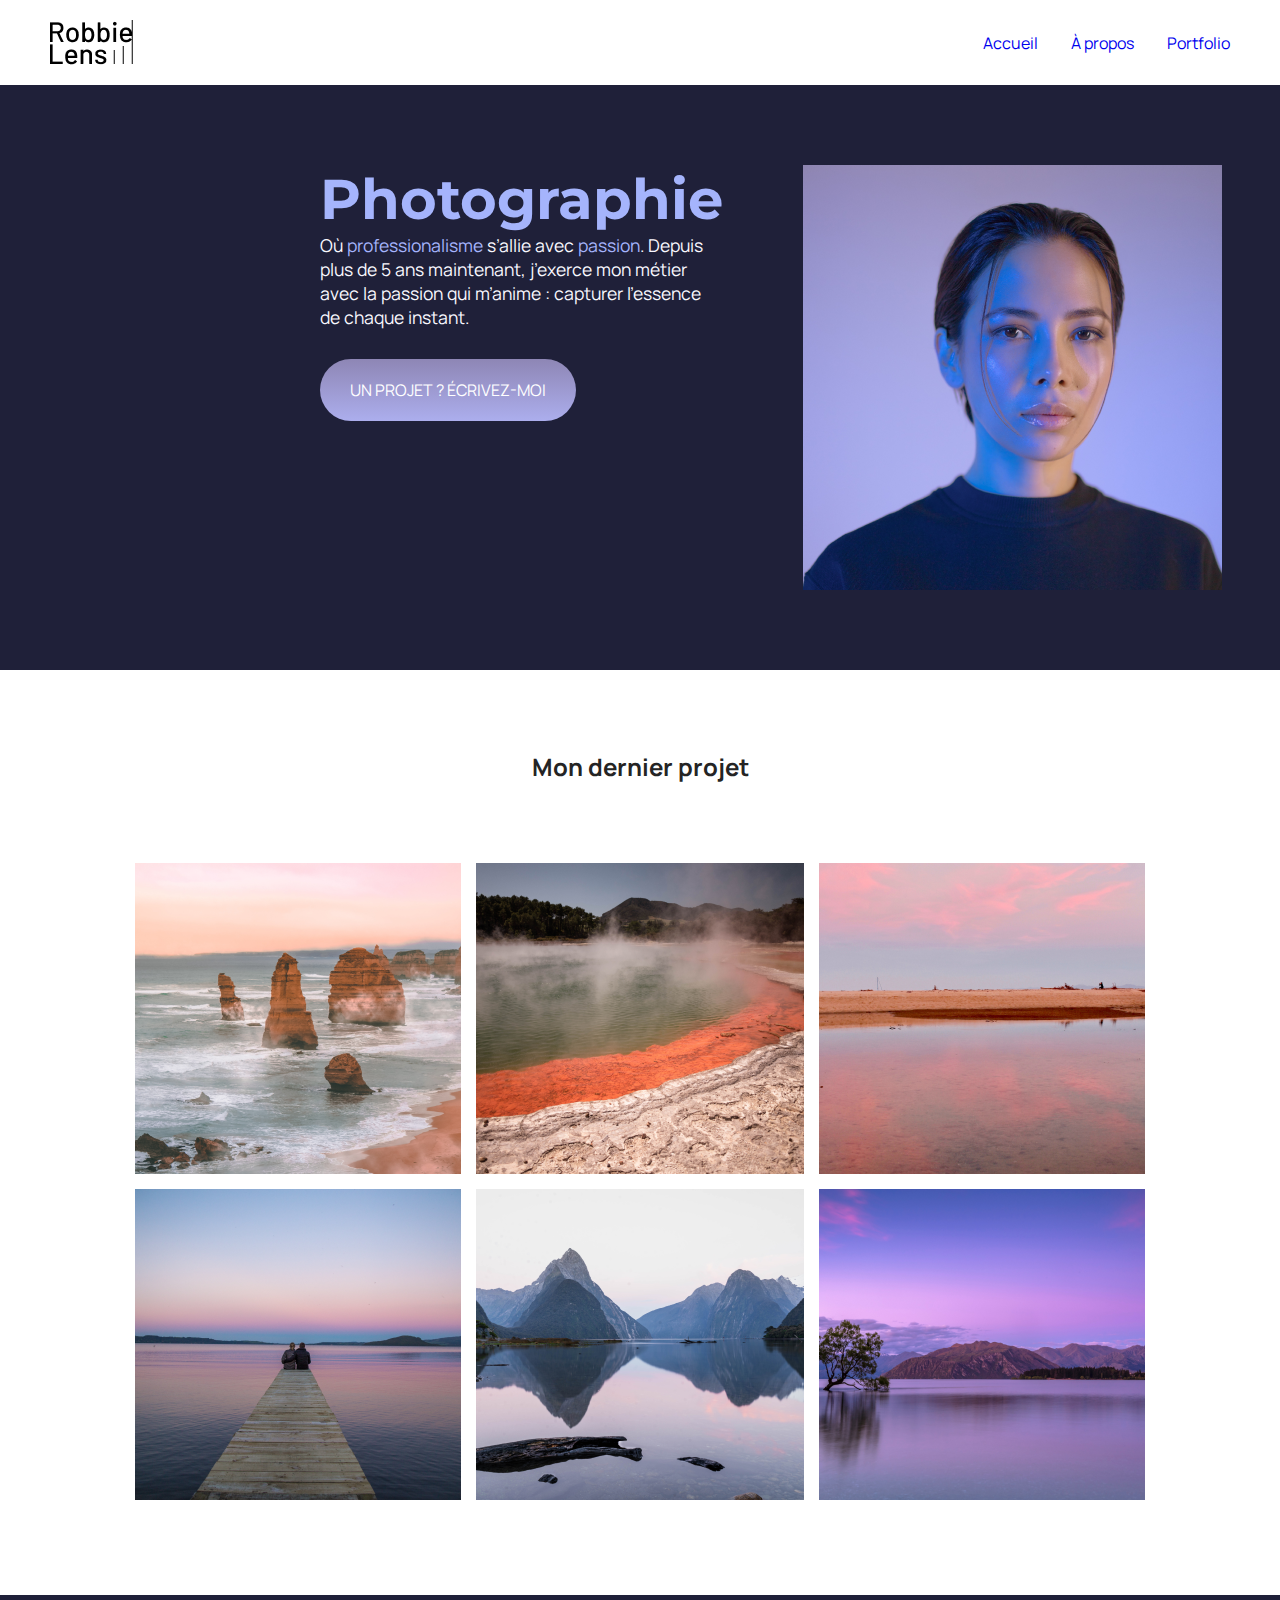
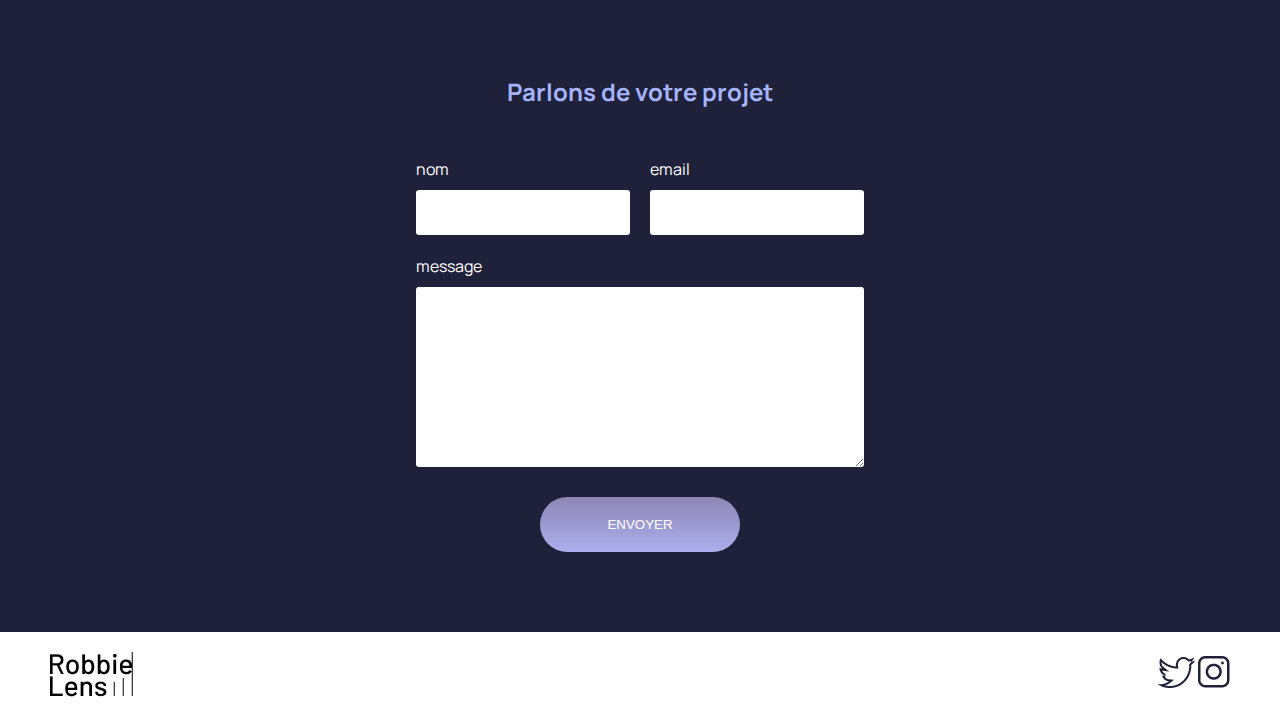
<file: Home/Index.html>
<!DOCTYPE html>
<html lang="fr">

<head>
    <meta charset="utf-8">
    <title> Accueil – Robbie Lens Photographie </title>
    <link rel="stylesheet" href="Style.css">
    <link href="../Home/index.css" rel="stylesheet" />
    <link rel="preconnect" href="https://fonts.googleapis.com">
    <link rel="preconnect" href="https://fonts.gstatic.com" crossorigin>
    <link href="https://fonts.googleapis.com/css2?family=Manrope&family=Montserrat&display=swap" rel="stylesheet">
</head>

<body>
    <header>
        <nav>

            <img src="../Images/logo.png" alt="Logo Robbie Lens" class="logo">
            <div>
                <a href="index.html">Accueil</a>
                <a href="a-propos.html">À propos</a>
                <a href="portfolio.html">Portfolio</a>
            </div>

        </nav>
    </header>
    <main>
        <section class="accueil-introduction">
            <div>
            <h1>Photographie</h1>
            <p>
                Où <em>professionalisme</em> s’allie avec <em>passion</em>. Depuis plus de 5 ans maintenant, j’exerce
                mon
                métier
                avec la passion
                qui m’anime : capturer l’essence de chaque instant.
            </p>
            <a href="#contact" class="cta">UN PROJET ? ÉCRIVEZ-MOI</a>
            </div>
            <img src="../Images/robbie-lens.png" alt="Portrait robbie-lens">
        </section>
        <section class="accueil-photos">
            <h2>Mon dernier projet</h2>
            <div>
                <img src="../Images/element-1.png" alt="Twelve apostles - Australie">
                <img src="../Images/element-2.png" alt="Wai-O-Tapu - Nouvelle-Zélande">
                <img src="../Images/element-3.png" alt="Parc National d’Abel Tasman - Nouvelle-Zélande">
            </div>
            <div>
                <img src="../Images/element-4.png" alt="Lac Rotorua - Nouvelle-Zélande">
                <img src="../Images/element-5.png" alt="Milford Sound - Nouvelle-Zélande">
                <img src="../Images/element-6.png" alt="Lac Wanaka - Nouvelle-Zélande">
            </div>
        </section>
        <section id="contact" class="section-contact">
            <h2>Parlons de votre projet</h2>
            <form method="get" action="#">
                <div class="form-nom-email">
                    <div class="form-column">
                        <label for="nom">nom</label>
                        <input type="text" name="nom" id="nom">
                    </div>
                    <div class="form-column">
                        <label for="email">email</label>
                        <input type="email" name="email" id="email">
                    </div>
                </div>
                <label for="message">message</label>
                <textarea name="message" id="message" rows="10"></textarea>
                <input type="submit" value="ENVOYER" class="cta">
            </form>
        </section>
    </main>
    <footer>
        <img src="../Images/logo.png" alt="logo robbie-lens">
        <div>
            <a target="_blank" href="https://twitter.com/" class="logo">
                <img src="../Images/twitter.png" alt="logo x">
            </a>
            <a target="_blank" href="https://www.instagram.com/" class="logo">
                <img src="../Images/instagram.png" alt="Logo IG">
            </a>
        </div>
    </footer>
</body>

</html>
</file>
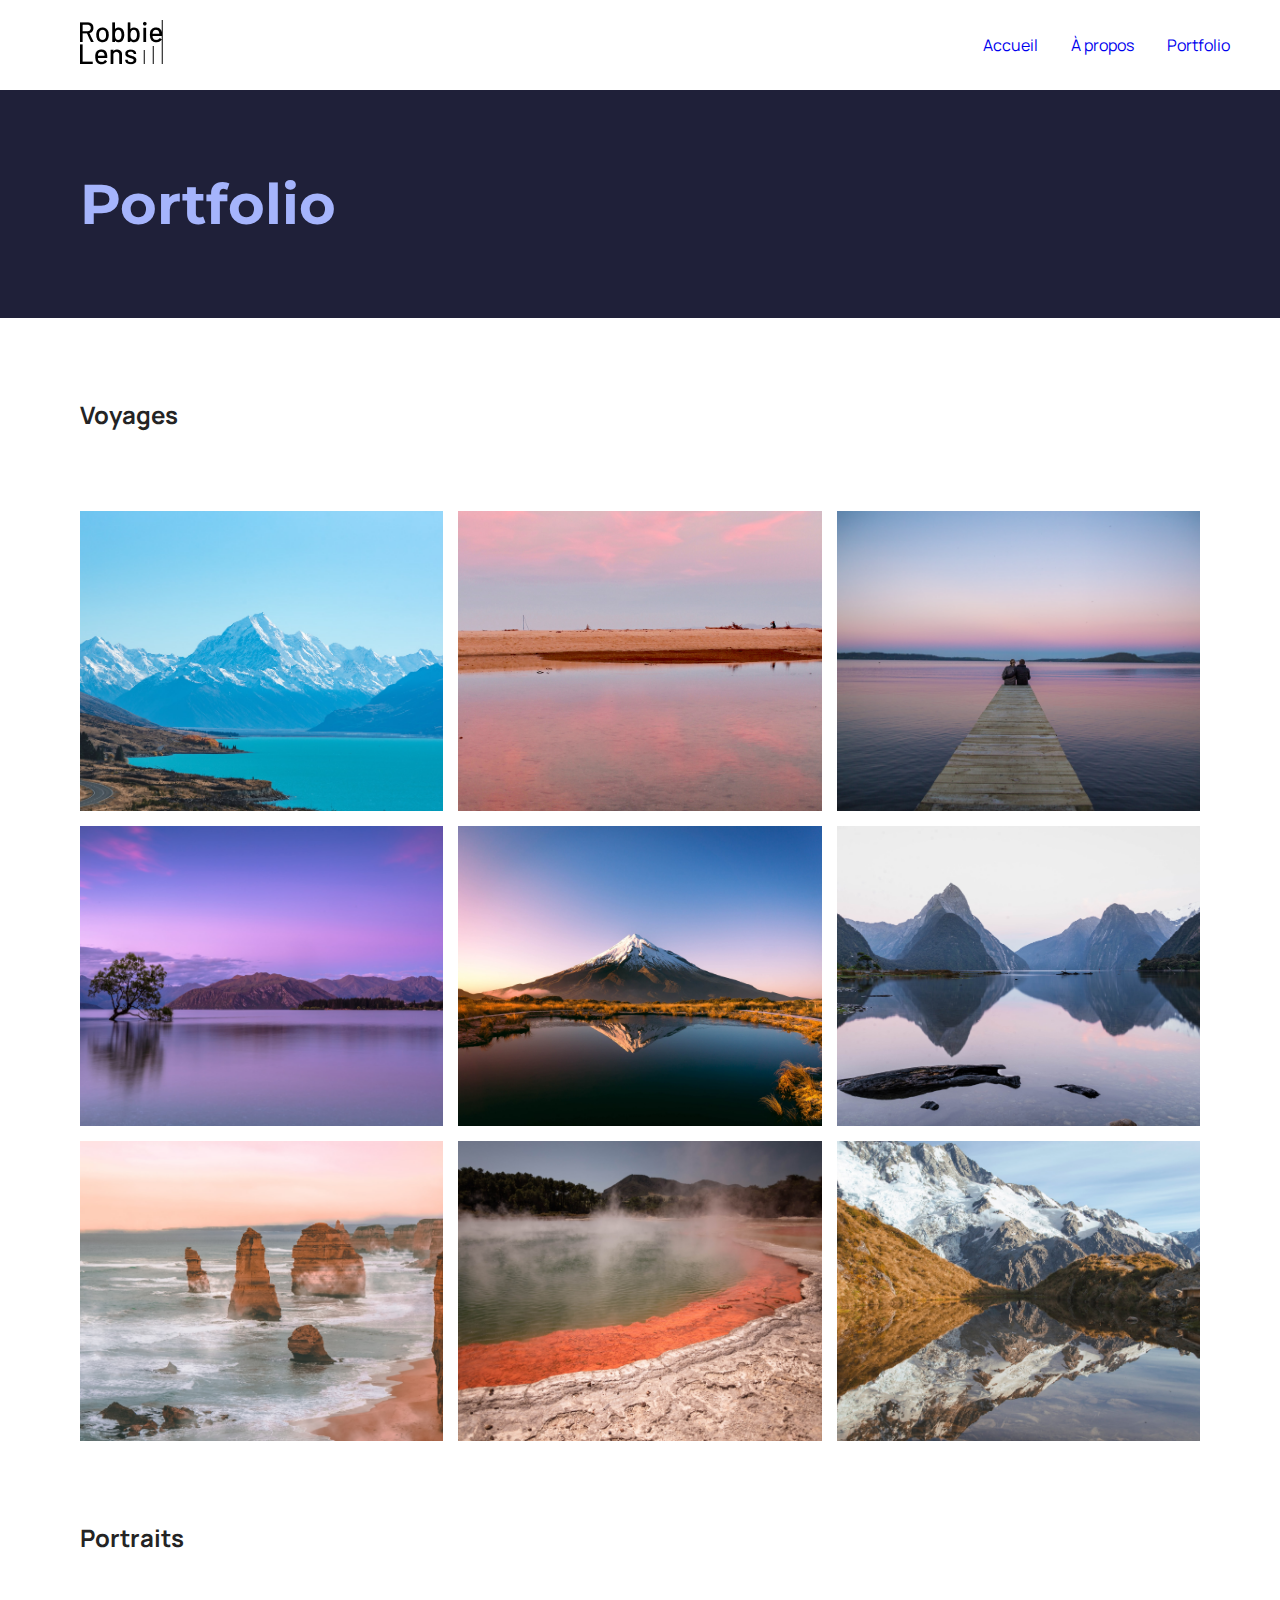
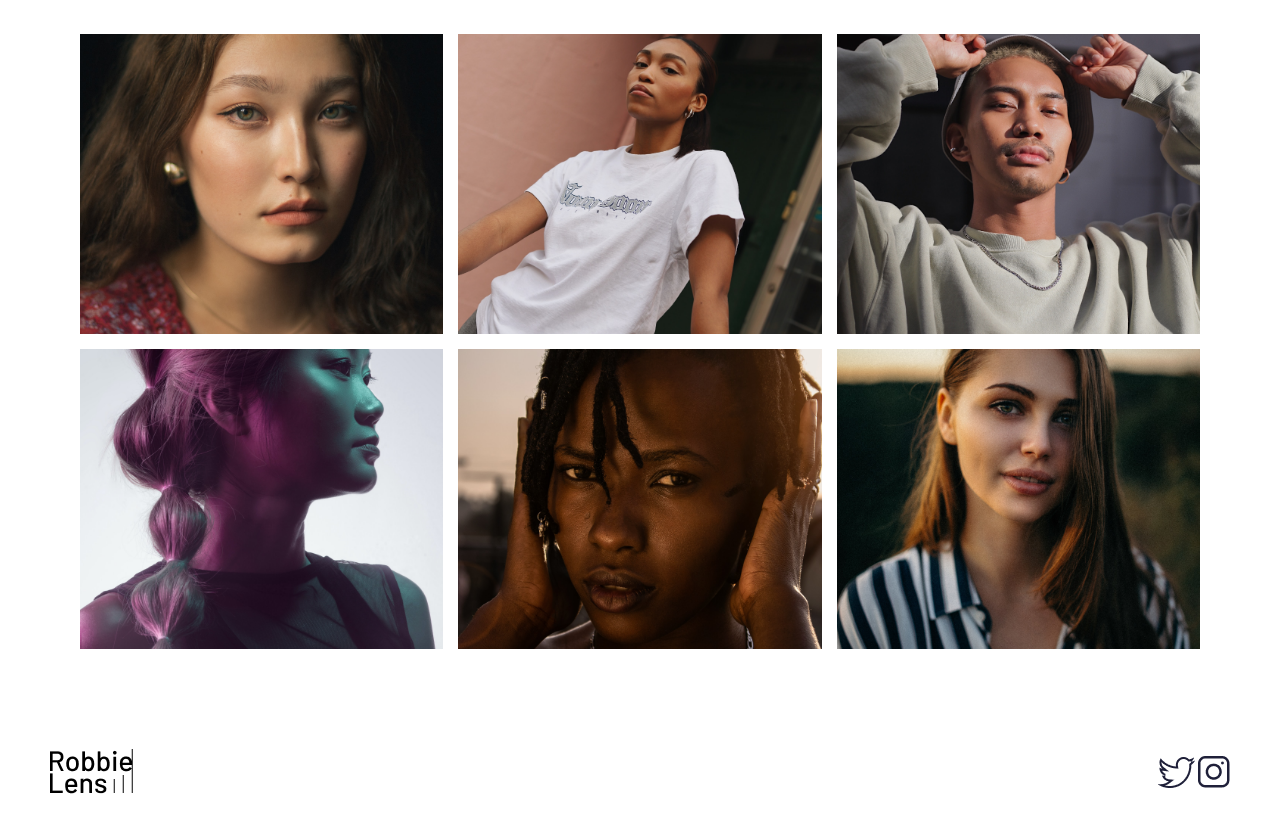
<file: Home/Portfolio.html>
<!DOCTYPE html>
<html lang="fr">

<head>
    <meta charset="utf-8" >
    <title>Portfolio - Robbie Lens Photographie</title>
    <link href="Style.css" rel="stylesheet" >    
    <link href="../Home/portfolio.css" rel="stylesheet" />
    <link rel="preconnect" href="https://fonts.googleapis.com">
    <link rel="preconnect" href="https://fonts.gstatic.com" crossorigin>
    <link href="https://fonts.googleapis.com/css2?family=Manrope&family=Montserrat&display=swap" rel="stylesheet">
</head>

<body>
    <header>
        <nav>
            <a href="index.html" class="lien-icone">
                <img src="../Images/logo.png" alt="Logo Robbie Lens" s>
            </a>
            <div>
                <a href="Index.html">Accueil</a>
                <a href="A-propos.html">À propos</a>
                <a href="Portfolio.html">Portfolio</a>
            </div>
        </nav>
    </header>
    <main>
        <section>
            <h1>Portfolio</h1>
        </section>
        <section class="portfolio-section-photos">
            <h2>Voyages</h2>
            <!-- Créez ici votre grid Voyages -->
            <div class="grid-paysages">
                <a href="../Images/paysage1.jpg" class="lien-conteneur-photo">
                    <img src="../Images/paysage1.jpg" alt="Mont Aoraki - Nouvelle-Zélande" >
                    <div class="photo-hover">Voir la photo</div>
                </a>
                <a href="../Images/paysage2.jpg" class="lien-conteneur-photo">
                    <img src="../Images/paysage2.jpg" alt="Parc National d’Abel Tasman - Nouvelle-Zélande" >
                    <div class="photo-hover">Voir la photo</div>
                </a>
                <a href="../Images/paysage3.jpg" class="lien-conteneur-photo">
                    <img src="../Images/paysage3.jpg" alt="Lac Rotorua - Nouvelle-Zélande" >
                    <div class="photo-hover">Voir la photo</div>
                </a>
                <a href="../Images/paysage4.jpg" class="lien-conteneur-photo">
                    <img src="../Images/paysage4.jpg" alt="Lac Wanaka - Nouvelle-Zélande" >
                    <div class="photo-hover">Voir la photo</div>
                </a>
                <a href="../Images/paysage5.jpg" class="lien-conteneur-photo">
                    <img src="../Images/paysage5.jpg" alt="Mont Taranaki - Nouvelle-Zélande" >
                    <div class="photo-hover">Voir la photo</div>
                </a>
                <a href="../Images/paysage6.jpg" class="lien-conteneur-photo">
                    <img src="../Images/paysage6.jpg" alt="Milford Sound - Nouvelle-Zélande" >
                    <div class="photo-hover">Voir la photo</div>
                </a>
                <a href="../Images/paysage7.jpg" class="lien-conteneur-photo">
                    <img src="../Images/paysage7.jpg" alt="Twelve Apostle - Australie" >
                    <div class="photo-hover">Voir la photo</div>
                </a>
                <a href="../Images/paysage8.jpg" class="lien-conteneur-photo">
                    <img src="../Images/paysage8.jpg" alt="Wai-O-Tapu - Nouvelle-Zélande" >
                    <div class="photo-hover">Voir la photo</div>
                </a>
                <a href="../Images/paysage9.jpg" class="lien-conteneur-photo">
                    <img src="../Images/paysage9.jpg" alt="Mont Cook - Nouvelle Zélande" >
                    <div class="photo-hover">Voir la photo</div>
                </a>
            </div>
            <h2>Portraits</h2>
            <div class="grid-portraits">
                <a href="../Images/portrait1.jpg" class="lien-conteneur-photo">
                    <img src="../Images/portrait1.jpg" alt="Portrait jeune femme 1" >
                    <div class="photo-hover">Voir la photo</div>
                </a>
                <a href="../Images/portrait2.jpg" class="lien-conteneur-photo">
                    <img src="../Images/portrait2.jpg" alt="Portrait jeune femme 2" >
                    <div class="photo-hover">Voir la photo</div>
                </a>
                <a href="../Images/portrait3.jpg" class="lien-conteneur-photo">
                    <img src="../Images/portrait3.jpg" alt="Portrait jeune homme 3" >
                    <div class="photo-hover">Voir la photo</div>
                </a>
                <a href="../Images/portrait4.jpg" class="lien-conteneur-photo">
                    <img src="../Images/portrait4.jpg" alt="Portrait jeune femme 4" >
                    <div class="photo-hover">Voir la photo</div>
                </a>
                <a href="../Images/portrait5.jpg" class="lien-conteneur-photo">
                    <img src="../Images/portrait5.jpg" alt="Portrait jeune femme 5" >
                    <div class="photo-hover">Voir la photo</div>
                </a>
                <a href="../Images/portrait6.jpg" class="lien-conteneur-photo">
                    <img src="../Images/portrait6.jpg" alt="Portrait jeune femme 6" >
                    <div class="photo-hover">Voir la photo</div>
                </a>

            </div>
        </section>
    </main>
    <footer>
        <a href="Index.html" class="lien-icone">
            <img src="../Images/logo.png" alt="Logo Robbie Lens" >
        </a>
        <div>
            <a target="_blank" href="https://twitter.com/" class="lien-icone">
                <img src="../Images/twitter.png" alt="Logo Twitter" >
            </a>
            <a target="_blank" href="https://www.instagram.com/" class="lien-icone">
                <img src="../Images/instagram.png" alt="Logo Instagram" >
            </a>
        </div>
    </footer>
</body>

</html>
</file>
<file: Home/Style.css>
* {
    margin: 0;
}

body {
    font-family: 'Manrope', sans-serif;
    font-size: 1em;
    background: #1F2039;
}

a {

    text-decoration: none;
}

A:hover {
    text-decoration: underline;
}

em {
    font-style: normal;
    color: #A5B4FC;
    /*  mot "professionnalisme" et au mot "passion" */
}

h1 {
    font-size: 3.5em;
    color: #A5B4FC;
    font-family: "Montserrat", sans-serif;
}

h2 {
    color: #F9F8FF;
}

p {
    font-size: 1.1em;
    color: #F9F8FF;
}

li {
    font-size: 1em;
    color: #F9F8FF;
}

header,
footer {
    background-color: white;
    padding: 20px 50px 20px 50px;
}

section {
    padding: 80px;
}

.logo:hover {
    opacity: 0.5;
}

.cta {
  display: inline-block;
  background: linear-gradient(#8e86b5, #acaeed);
  color: white;
  border-radius: 50px;
  padding: 20px 30px;
}

.cta:hover {
    text-decoration: none;
    background: linear-gradient(#696484, #8788BA);
}

.englobe {
    border-right: 1px solid #8e86b5;
  border-bottom: 1px solid #8e86b5;
  padding: 50px;
  margin-bottom: 80px;
}

.englobe h2 {
    margin-top: 30px;
}

.englobe ul {
    margin-top: 30px;
}
.englobe + div {
    text-align: center;
  }

.a-propos-main {
    margin: auto;
    width: 50%;
}

footer,
nav {
    display: flex;
    flex-direction: row;
    align-items: center;
    justify-content: space-between;
}

nav a {
    margin-left: 30px;
}

.accueil-photos {
    background-color: white;
    padding: 80px;
}

.accueil-photos h2 {
    color: #242424;
    text-align: center;
    margin-bottom: 80px;
}

.accueil-photos div {
    display: flex;
    flex-direction: row;
    gap: 15px;
    justify-content: center;
    margin-bottom: 15px;
}

.accueil-introduction {
    display: flex;
    flex-direction: row;
    width: 50%;
    align-items: flex-start;
    margin: auto;
}

.portfolio-section-photos {
    background-color: white;
}

.portfolio-section-photos h2 {
    color: #242424;
    margin-bottom: 80px;
}

.grid-paysages {
    display: grid;
    grid-template-columns: 1fr 1fr 1fr;
    grid-template-rows: 300px 300px 300px;
    gap: 15px;
    margin-bottom: 80px;
}

.grid-portraits {
    display: grid;
    grid-template-columns: 1fr 1fr 1fr;
    grid-template-rows: 300px 300px;
    gap: 15px;
}

.grid-paysages img,
.grid-portraits img {
    width: 100%;
    height: 100%;
    /* Même si vous ne connaissez pas cette propriété, vous en aurez besoin pour permettre aux images de respecter les dimensions de la grid CSS */
    object-fit: cover;
}
.photo-hover {
    position: absolute;
    top: 0;
    left: 0;
    right: 0;
    bottom: 0;
    display: flex;
    align-items: center;
    justify-content: center;
    font-size: 1.5em;
    color: white;
    background-color: rgba(0, 0, 0, 0.7);
    display: none;
  }
  .lien-conteneur-photo {
    position: relative;
  }
  .lien-conteneur-photo:hover .photo-hover{
    display: flex;
}
  table {
    color: white;
    text-align: center;
    width: 100%;
    border-collapse: collapse;
}
  td, th {
  padding: 15px;
  border: 1px solid #a5b4fc;
}
td{
    padding: 50px;
}
h2 {
    margin-bottom: 80px;
}
.accueil-introduction p {
    margin-bottom: 30px;
  }
  
  .accueil-introduction div {
    padding-right: 80px;
  }
  
form {
    display: flex;
    flex-direction: column;
    width: 40%;
    margin: auto;
    color: white;
  }
  .section-contact h2 {
    color: #a5b4fc;
    text-align: center;
    margin-bottom: 50px;
  }
  .form-nom-email {
    display: flex;
    flex-direction: row;
    gap: 20px;
  }
  .form-column {
    flex: 1;
    display: flex;
    flex-direction: column;
    margin-bottom: 20px;
  }
  input,
textarea {
  padding: 15px;
  border-radius: 3px;
  border: none;
}
label {
    margin-bottom: 10px;
  }
  input[type='submit'] {
    width: 200px;
    margin: auto;
    margin-top: 30px;
  }
  @media screen and (max-width: 996px) {
    header nav {
      flex-direction: column;
      align-items: center;
      justify-content: center;
    }   
header nav img {
        margin-bottom: 20px;
     }
header, footer {
    padding: 20px 20px;
  }  
h1 {
    font-size: 2em;
  }   
section {
    padding: 50px 20px 50px 20px;
  }   
nav a {
    margin-left: 10px;
    margin-right: 10px;
}

}
</file>
<file: Home/index.css>
@media screen and (max-width: 996px) {
  .accueil-introduction {
    flex-direction: column;
    align-items: center;
    justify-content: center;
  }

  .accueil-introduction div {
    padding-right: 0;
    text-align: center;
    order: 2;
  }

  .accueil-introduction img {
    order: 1;
    margin-bottom: 20px;
    width: 100%;
  }

  .accueil-photos {
    padding: 20px;
  }

  .accueil-photos div {
    flex-direction: column;
  }

  .section-contact {
    padding: 50px 20px;
  }

  .form-nom-email {
    flex-direction: column;
    gap: 0;
  }
}
</file>
<file: Home/portfolio.css>
@media screen and (max-width: 996px) {
  .grid-paysages {
    grid-template-columns: 1fr;
    gap: 15px;
  }

  .grid-portraits {
    grid-template-columns: 1fr;
    gap: 15px;
  }
}
</file>
